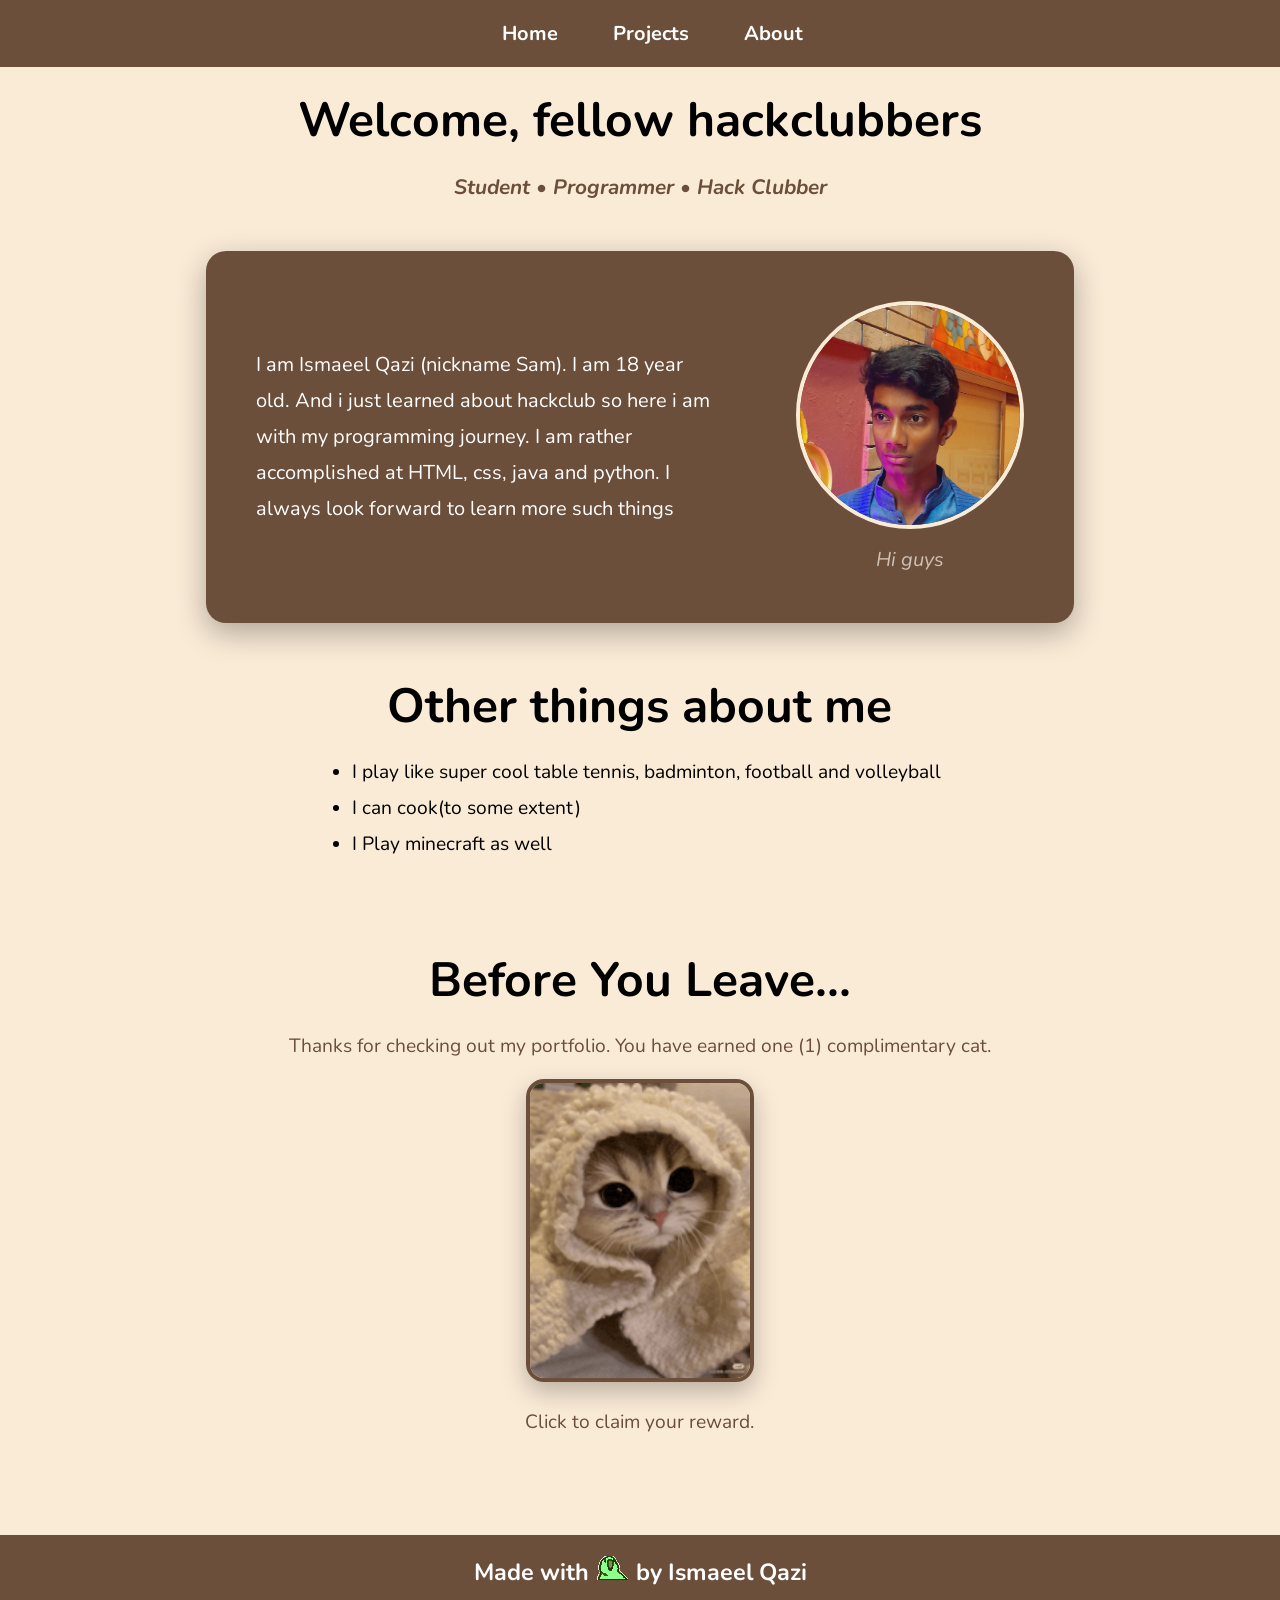
<file: index.html>
<!DOCTYPE html>
<html>
    <head>
        <meta charset="UTF-8">
        <title>Ismaeel's Portfolio</title>
        <link rel="stylesheet" href="styles.css">
        <link rel="preconnect" href="https://fonts.googleapis.com">
        <link rel="preconnect" href="https://fonts.gstatic.com" crossorigin>
        <link href="https://fonts.googleapis.com/css2?family=Nunito:wght@400;700;900&display=swap" rel="stylesheet">
        <link rel="icon" type="image/png"  href="images/favicon.png">
    </head>
    <body>
        <header>
        <nav>
        <a href="index.html">Home</a>
        <a href="projects.html">Projects</a>
        <a href="about.html">About</a>
        </nav>
        </header>


        <main>
            <h1> Welcome, fellow hackclubbers </h1>
            <h2>Student • Programmer • Hack Clubber</h2>
            <section class="ProgramminYap">

                <p>
                    I am Ismaeel Qazi (nickname Sam). I am 18 year old. And i just learned about hackclub so here i am with my programming journey. 
                    I am rather accomplished at HTML, css, java and python. I always look forward to learn more such things 
                </p>
                <figure class="picture">
                <img src="images/This me 3.jpg" alt="picture of me " class="pfp">
                <figcaption> Hi guys </figcaption>
                </figure>
            </section>


            <section class="OtherYap">
                <h1>
                    Other things about me
                </h1>
                <ul>
                    <li>I play like super cool table tennis, badminton, football and volleyball</li>
                    <li>I can cook(to some extent)</li>
                    <li>I Play minecraft as well</li>
                    
                </ul>
            </section>
            <section class="Rick">

                <h1>Before You Leave...</h1>

                <p>
                    Thanks for checking out my portfolio.
                    You have earned one (1) complimentary cat.
                </p>

                <a href="https://www.youtube.com/watch?v=dQw4w9WgXcQ" target="_blank" title="Free cat :)">
                <img src="images/cat.gif" alt="Cute Cat" class="cat">
                </a>
                <p> Click to claim your reward.</p>

            </section>
        </main>


        <footer>
            <h3> Made with <img src="images/Fast.gif" alt="fast parrot"> by Ismaeel Qazi </h3>
        </footer>

    </body>

</html>
</file>
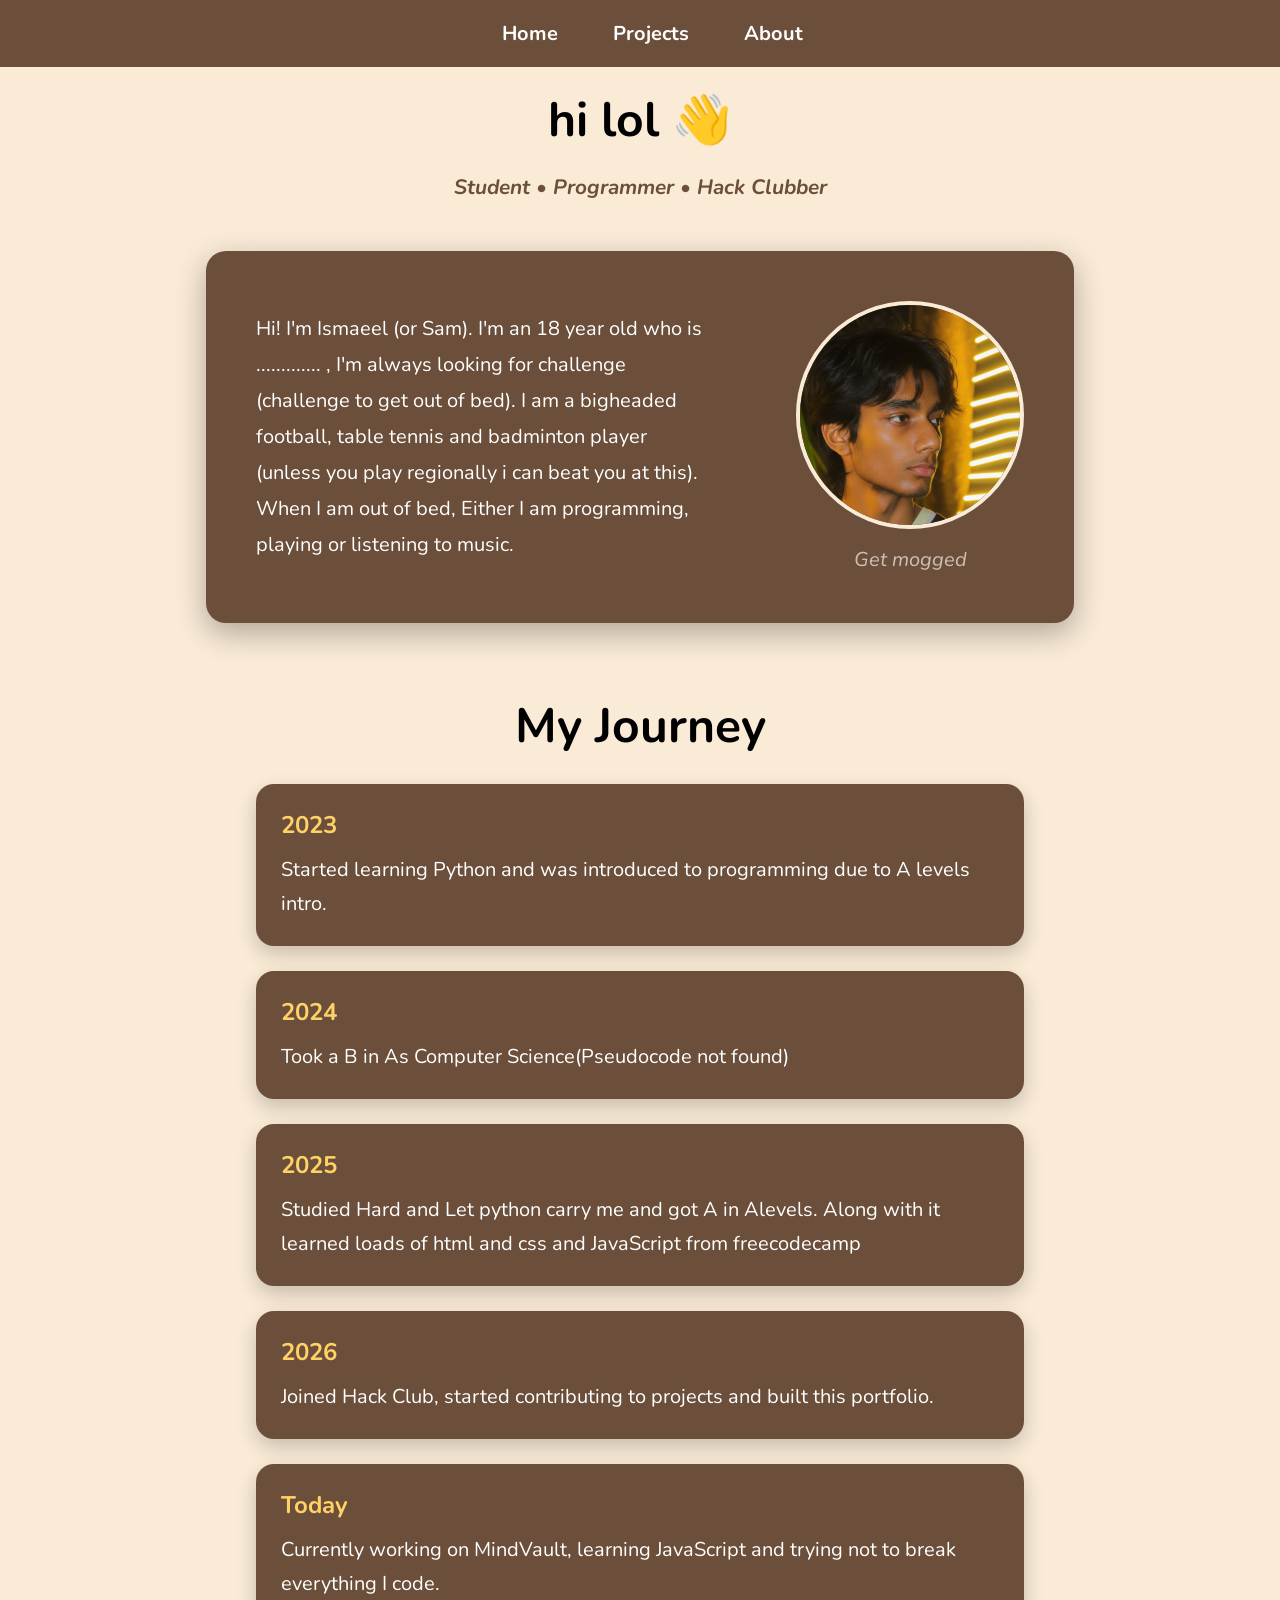
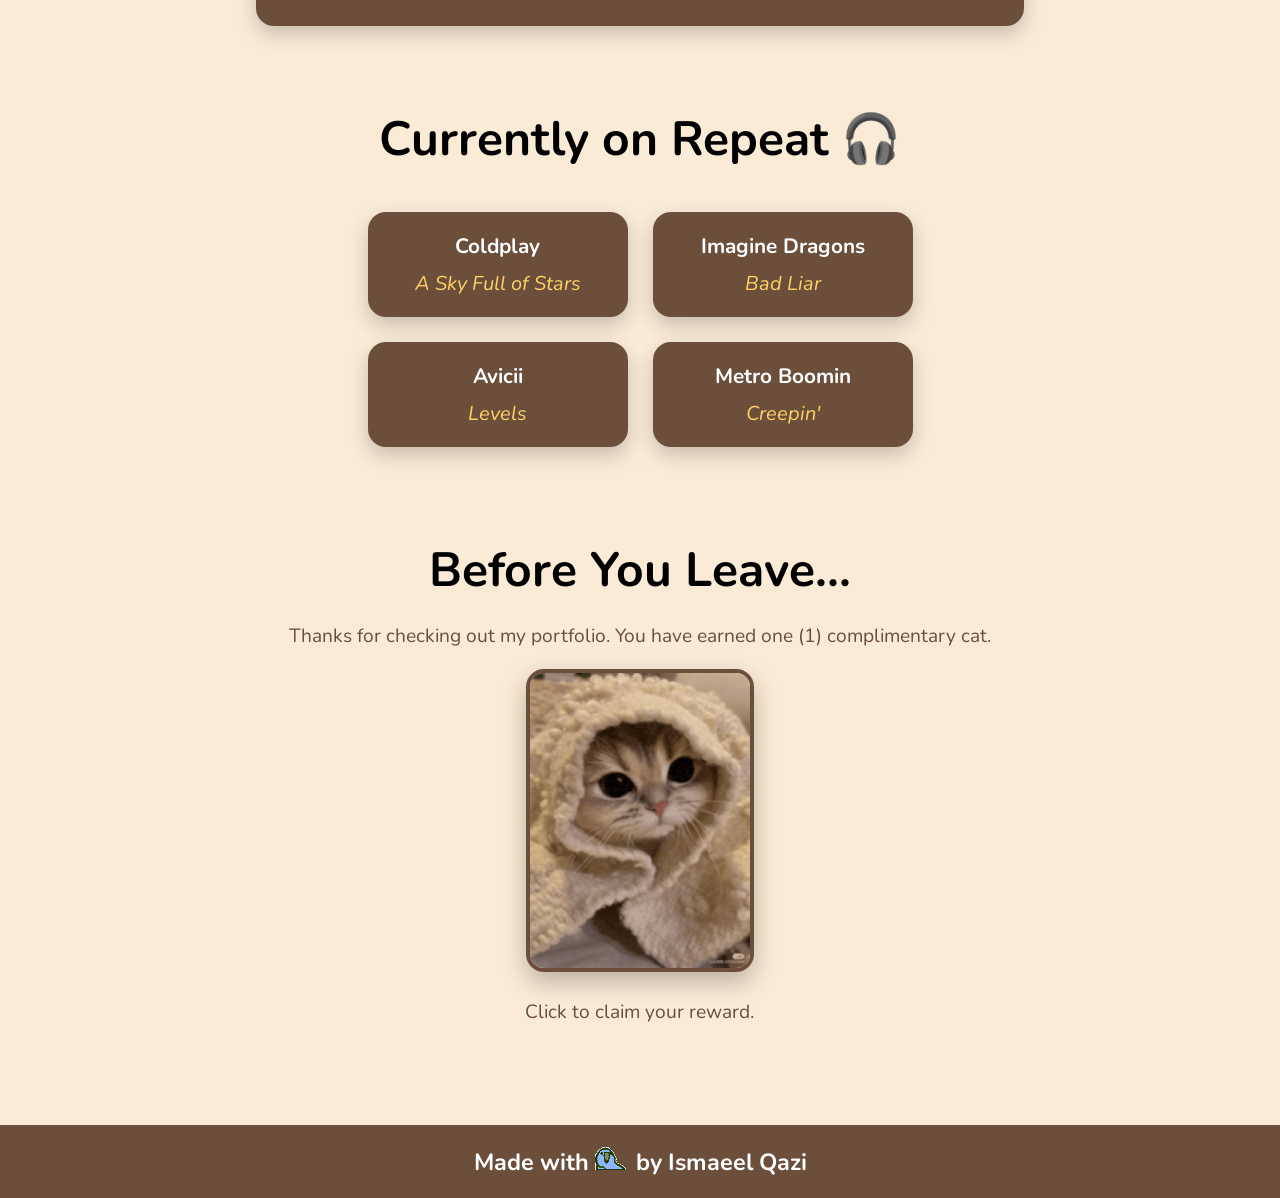
<file: about.html>
<!DOCTYPE html>
<html>
    <head>
        <meta charset="UTF-8">
        <title>Ismaeel's Portfolio</title>
        <link rel="stylesheet" href="styles.css">
        <link rel="preconnect" href="https://fonts.googleapis.com">
        <link rel="preconnect" href="https://fonts.gstatic.com" crossorigin>
        <link href="https://fonts.googleapis.com/css2?family=Nunito:wght@400;700;900&display=swap" rel="stylesheet">
        <link rel="icon" type="image/png"  href="images/favicon.png">
    </head>
    <body>
        <header>
        <nav>
        <a href="index.html">Home</a>
        <a href="projects.html">Projects</a>
        <a href="about.html">About</a>
        </nav>
        </header>


        <main>
            <h1> hi lol 👋  </h1>
            <h2>Student • Programmer • Hack Clubber</h2>
            <section class="ProgramminYap">

                <p>
                    Hi! I'm Ismaeel (or Sam).

                    I'm an 18 year old who is ............. ,  I'm always looking for challenge (challenge to get out of bed).
                    I am a bigheaded football, table tennis and badminton player (unless you play regionally i can beat you at this). When I am out of bed, Either I am programming, playing or listening to music.
                </p>
                <figure class="picture">
                <img src="images/im op.png" alt="picture of me " class="pfp">
                <figcaption> Get mogged </figcaption>
                </figure>
            </section>


            <section class="Journey">

                <h1>My Journey</h1>

                <div class="Achievement">
                    <h3> 2023</h3>
                    <p>Started learning Python and was introduced to programming due to A levels intro.</p>
                </div>

                <div class="Achievement">
                    <h3> 2024</h3>
                    <p>Took a B in As Computer Science(Pseudocode not found)</p>
                </div>

                <div class="Achievement">
                    <h3> 2025</h3>
                    <p>Studied Hard and Let python carry me and got A in Alevels. Along with it learned loads of html and css and JavaScript from freecodecamp </p>
                </div>

                <div class="Achievement">
                    <h3>2026</h3>
                    <p>Joined Hack Club, started contributing to projects and built this portfolio.</p>
                </div>

                <div class="Achievement">
                    <h3>Today</h3>
                    <p>Currently working on MindVault, learning JavaScript and trying not to break everything I code.</p>
                </div>

            </section>

            <section class="PeakMusic">

                <h1>Currently on Repeat 🎧</h1>

                <div class="grid">

                    <div class="Peak">
                        <h3>Coldplay</h3>
                        <p>A Sky Full of Stars</p>
                    </div>

                    <div class="Peak">
                        <h3>Imagine Dragons</h3>
                        <p>Bad Liar</p>
                    </div>

                    <div class="Peak">
                        <h3>Avicii</h3>
                        <p>Levels</p>
                    </div>

                    <div class="Peak">
                        <h3>Metro Boomin</h3>
                        <p>Creepin'</p>
                    </div>

                </div>

            </section>
            <section class="Rick">

                <h1>Before You Leave...</h1>

                <p>
                    Thanks for checking out my portfolio.
                    You have earned one (1) complimentary cat.
                </p>

                <a href="https://www.youtube.com/watch?v=dQw4w9WgXcQ" target="_blank" title="Free cat :)">
                <img src="images/cat.gif" alt="Cute Cat" class="cat">
                </a>
                <p> Click to claim your reward.</p>

            </section>
        </main>


        <footer>
            <h3> Made with <img src="images/Fast.gif" alt="fast parrot"> by Ismaeel Qazi </h3>
        </footer>

    </body>

</html>
</file>
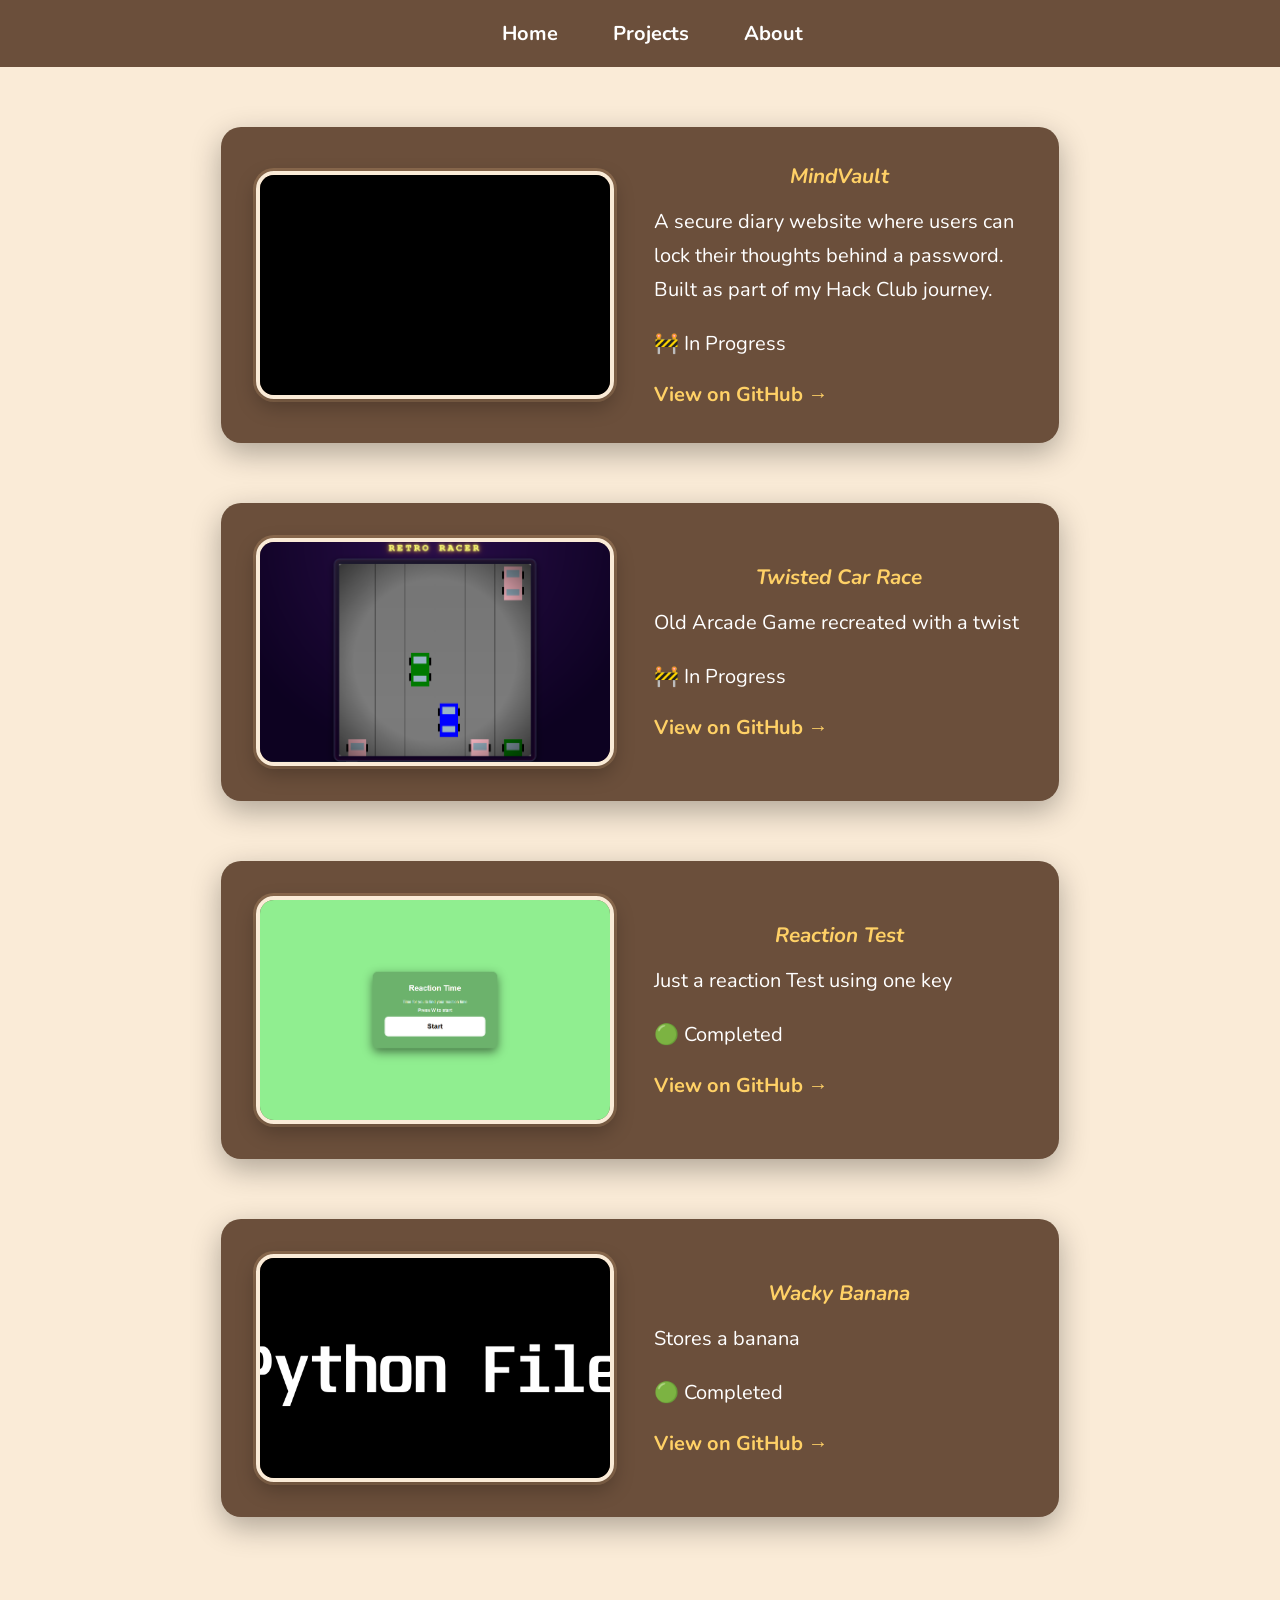
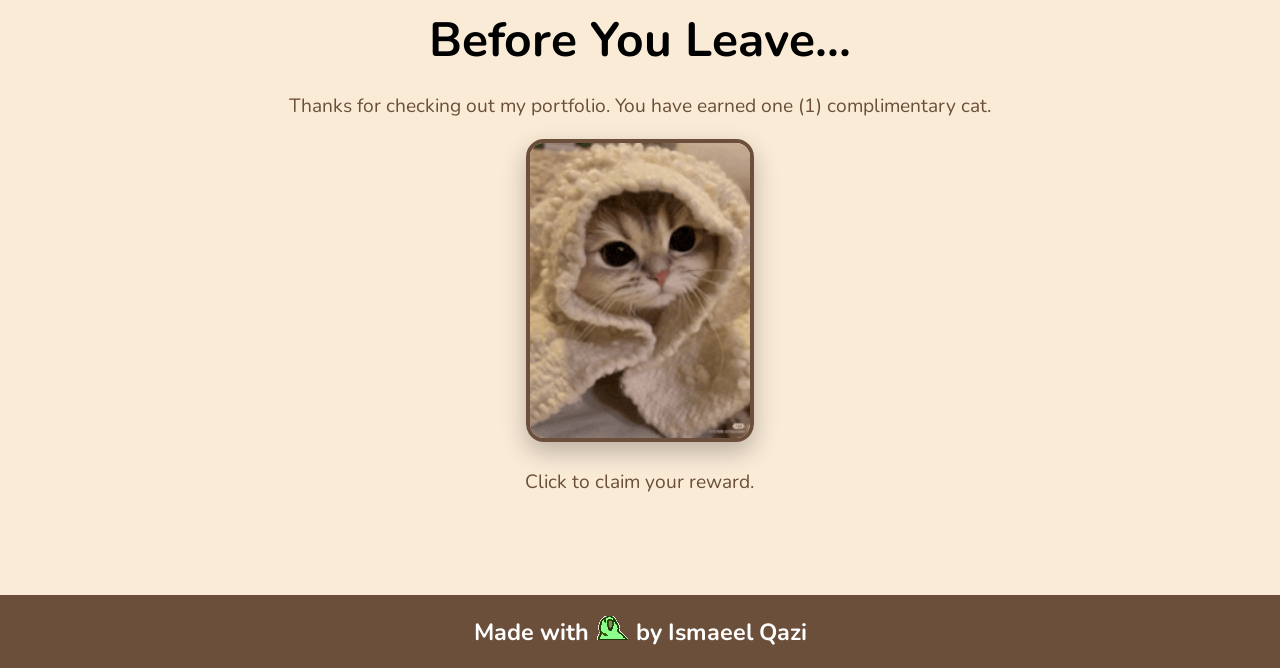
<file: projects.html>
<!DOCTYPE html>
<html>
    <head>
        <meta charset="UTF-8">
        <title>Ismaeel's Portfolio</title>
        <link rel="stylesheet" href="styles.css">
        <link rel="preconnect" href="https://fonts.googleapis.com">
        <link rel="preconnect" href="https://fonts.gstatic.com" crossorigin>
        <link href="https://fonts.googleapis.com/css2?family=Nunito:wght@400;700;900&display=swap" rel="stylesheet">
        <link rel="icon" type="image/png"  href="images/favicon.png">
    </head>
    <body>
        <header>
        <nav>
        <a href="index.html">Home</a>
        <a href="projects.html">Projects</a>
        <a href="about.html">About</a>
        </nav>
        </header>


        <main>
            <section class="ProjectBox">

                <img src="images/black.png" alt="MindVault Screenshot" class="ProjectImage">

                <div class="ProjectInfo">

                    <h2>MindVault</h2>

                    <p>
                        A secure diary website where users can lock
                        their thoughts behind a password. Built as
                        part of my Hack Club journey.
                    </p>

                    <p class="Status">
                        🚧 In Progress
                    </p>

                    <a href="https://github.com/MIsmaeelQazi/MindVault"
                    target="_blank">
                        View on GitHub →
                    </a>

                </div>

            </section>

            <section class="ProjectBox">

                <img src="images/twist.png" alt="Twist Car Screenshot" class="ProjectImage">

                <div class="ProjectInfo">

                    <h2> Twisted Car Race</h2>

                    <p>
                        Old Arcade Game recreated with a twist
                    </p>

                    <p class="Status">
                        🚧 In Progress
                    </p>

                    <a href="https://github.com/MIsmaeelQazi/Twist"
                    target="_blank">
                        View on GitHub →
                    </a>

                </div>

            </section>
            <section class="ProjectBox">

                <img src="images/onekeyreaction.png" alt="Onekey Reaction Screenshot" class="ProjectImage">

                <div class="ProjectInfo">

                    <h2>Reaction Test</h2>

                    <p>
                        Just a reaction Test using one key
                    </p>

                    <p class="Status">
                        🟢 Completed
                    </p>

                    <a href="https://github.com/MIsmaeelQazi/OneKeyReactionTest"
                    target="_blank">
                        View on GitHub →
                    </a>

                </div>

            </section>

            <section class="ProjectBox">

                <img src="images/python.png" alt="Wacky Banana Screenshot" class="ProjectImage">

                <div class="ProjectInfo">

                    <h2>Wacky Banana </h2>

                    <p>
                        Stores a banana
                    </p>

                    <p class="Status">
                        🟢 Completed
                    </p>

                    <a href="https://github.com/MIsmaeelQazi/WackyBanana"
                    target="_blank">
                        View on GitHub →
                    </a>

                </div>

            </section>
            <section class="Rick">

                <h1>Before You Leave...</h1>

                <p>
                    Thanks for checking out my portfolio.
                    You have earned one (1) complimentary cat.
                </p>

                <a href="https://www.youtube.com/watch?v=dQw4w9WgXcQ" target="_blank" title="Free cat :)">
                <img src="images/cat.gif" alt="Cute Cat" class="cat">
                </a>
                <p> Click to claim your reward.</p>

            </section>
        </main>


        <footer>
            <h3> Made with <img src="images/Fast.gif" alt="fast parrot"> by Ismaeel Qazi </h3>
        </footer>

    </body>

</html>
</file>
<file: styles.css>
*{
    margin: 0 ;
    font-family: "Nunito", sans-serif;
}

body{
    background-color: antiquewhite;
    font-size:20px;
}

header {
    
    display: flex;
    justify-content: center;
    align-items: center;

    background-color: #6B4F3B;
    padding: 20px;
}

main{
    width:80%;
    margin:auto;
}

main h1{
    text-align:center;
    font-size:3rem;
    margin-top:20px;
    margin-bottom: 20px;
}

main h2{
    text-align:center;
    color:#6B4F3B;
    font-size:1.3rem;
    margin-bottom:40px;
    font-style:italic;
}

section{
    margin:70px 0;
}

.ProgramminYap{
    width:75%;
    margin:50px auto;
    background:#6B4F3B;
    color:white;

    display:flex;
    justify-content:space-between;
    align-items:center;

    padding:50px;

    border-radius:20px;

    box-shadow:0 10px 30px rgba(0,0,0,.3);
}

.ProgramminYap p{
    font-size:1.25rem;
    line-height:1.8;
    width:60%;
}

.OtherYap{
    width:70%;
    margin:auto;
}

.OtherYap ul{
    margin-left:30px;
    margin-top:15px;
}

.OtherYap li{
    font-size:1.2rem;
    margin:10px 0;
}

nav{
    display: flex;
    gap: 30px;
}

nav a {
    color: white;
    background-color: #6B4F3B;
    text-decoration: none;
    margin-left: 25px;
    font-weight: bold;
    

}

nav a:hover {
    color: #FFD166;
}

.picture {
    text-align: center;
}

.pfp {
    width:220px;
    height:220px;

    object-fit:cover;

    border-radius:50%;

    border:4px solid antiquewhite;
}

figcaption {
    margin-top: 10px;
    font-style: italic;
    color: #cfc0b5;
}

footer{
    margin-top:100px;
    padding:20px;
    background:#6B4F3B;
    color:white;
    text-align:center;
}

footer h3{
    background:none;
}


.Journey{
    width:75%;
    margin:70px auto;
}

.Achievement{
    background:#6B4F3B;
    color:white;

    padding:25px;
    margin:25px 0;

    border-radius:18px;

    box-shadow:0 8px 20px rgba(0,0,0,.2);

    transition:0.25s ease;
}

.Achievement:hover{
    transform:translateY(-5px);
}

.Achievement h3{
    color:#FFD166;
    margin-bottom:12px;
    font-size:1.5rem;
}

.Achievement p{
    line-height:1.7;
}

.PeakMusic{
    width:75%;
    margin:80px auto;
}

.grid{
    display:flex;
    justify-content:center;
    flex-wrap:wrap;
    gap:25px;

    margin-top:40px;
}

.Peak{
    width:220px;

    background:#6B4F3B;
    color:white;

    padding:20px;

    border-radius:18px;

    text-align:center;

    box-shadow:0 8px 20px rgba(0,0,0,.2);

    transition:0.25s ease;
}

.Peak:hover{
    transform:translateY(-8px);
}

.Peak h3{
    margin-bottom:10px;
    font-size:1.3rem;
}

.Peak p{
    color:#FFD166;
    font-style:italic;
}

.Rick{
    width:70%;
    margin:90px auto;

    text-align:center;
}

.Rick p{
    font-size:1.2rem;
    margin:20px 0;
    color:#6B4F3B;
}

.cat{
    width:220px;
    height:auto;

    border-radius:18px;

    border:4px solid #6B4F3B;

    box-shadow:0 10px 25px rgba(0,0,0,.25);

    transition:0.3s ease;

    cursor:pointer;
}

.cat:hover{
    transform:scale(1.08) rotate(3deg);
    box-shadow:0 15px 35px rgba(0,0,0,.35);
}

.Rick a{
    text-decoration:none;
}


.ProjectBox{

    width:75%;
    margin:60px auto;

    background:#6B4F3B;
    color:white;

    display:flex;
    align-items:center;

    gap:40px;

    padding:35px;

    border-radius:20px;

    box-shadow:0 10px 30px rgba(0,0,0,.3);
    transition:0.3s ease;
}

.ProjectBox:hover{
    transform:translateY(-6px);
    box-shadow:0 18px 40px rgba(0,0,0,.35);
}

.ProjectImage{
    width:350px;
    height:220px;

    object-fit:cover;

    border-radius:18px;

    border:4px solid antiquewhite;

    box-shadow:
        0 8px 20px rgba(0,0,0,.25),
        0 0 0 3px #8B6A4E;

    transition:0.3s ease;
}

.ProjectImage:hover{
    transform:scale(1.03);
}

.ProjectInfo{
    flex:1;
}

.ProjectInfo h2{
    color:#FFD166;
    margin-bottom:15px;
}

.ProjectInfo p{
    line-height:1.7;
    margin-bottom:20px;
}

.ProjectInfo a{

    display:inline-block;

    text-decoration:none;

    color:#FFD166;

    font-weight:bold;
}

.ProjectInfo a:hover{
    text-decoration:underline;
}
</file>
